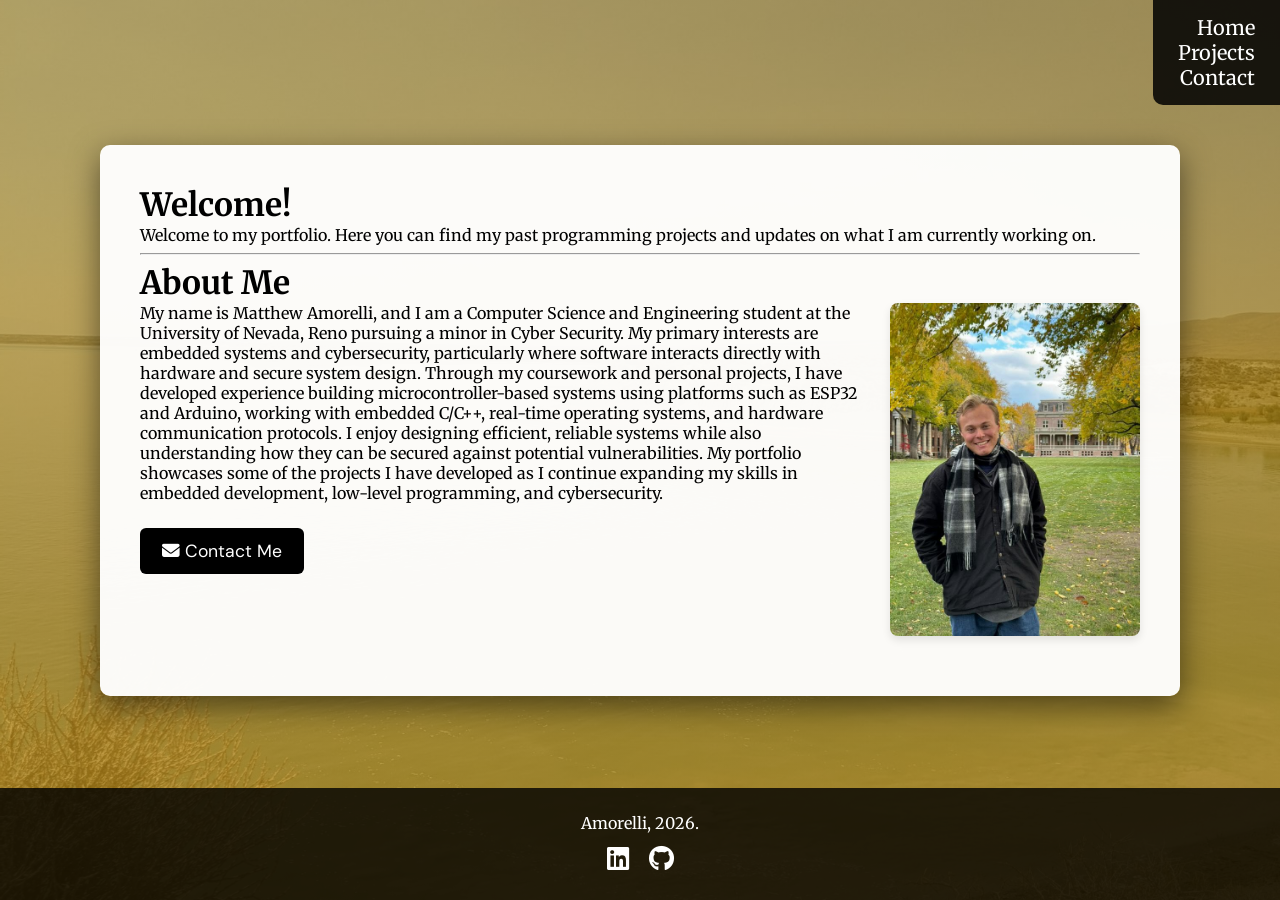
<file: index.html>
<!DOCTYPE HTML>
<html lang="en">
<head>
    <title>Matthew Amorelli | Portfolio</title>
    <meta charset="utf-8">
    <meta name="author" content="Matthew Amorelli">
    <meta name="description" content="Matthew Amorelli's Portfolio - Home and About">
    <meta name="viewport" content="width=device-width, initial-scale=1.0">
    <link rel="preconnect" href="https://fonts.googleapis.com">
    <link rel="preconnect" href="https://fonts.gstatic.com" crossorigin>
    <link href="https://fonts.googleapis.com/css2?family=Crete+Round&family=DM+Sans&family=Merriweather:wght@300&display=swap" rel="stylesheet">
    <link rel="stylesheet" href="css/styles.css">
    <link rel="stylesheet" href="https://cdnjs.cloudflare.com/ajax/libs/font-awesome/6.5.0/css/all.min.css">
</head>
<body>
    <header>
        <nav class="tablet-and-desktop">
            <ul>
                <li><a href="index.html">Home</a></li>
                <li><a href="projects.html">Projects</a></li>
                <li><a href="contact.html">Contact</a></li>
            </ul>
        </nav>
    </header>

    <main>
        <div class="content-container">
            <div class="welcome-section">
                <h1>Welcome!</h1>
                <p>Welcome to my portfolio. Here you can find my past programming projects and updates on what I am currently working on.</p>
            </div>

            <hr>

            <div class="about-section">
                <h1>About Me</h1>
                <figure class="pic-of-me">
                    <img src="images/matthew.jpg" alt="Placeholder image of Matthew Amorelli">
                </figure>

    <p>
My name is Matthew Amorelli, and I am a Computer Science and Engineering student at the University of Nevada, Reno pursuing a minor in Cyber Security. My primary interests are embedded systems and cybersecurity, particularly where software interacts directly with hardware and secure system design.

Through my coursework and personal projects, I have developed experience building microcontroller-based systems using platforms such as ESP32 and Arduino, working with embedded C/C++, real-time operating systems, and hardware communication protocols. I enjoy designing efficient, reliable systems while also understanding how they can be secured against potential vulnerabilities.

My portfolio showcases some of the projects I have developed as I continue expanding my skills in embedded development, low-level programming, and cybersecurity.
</p>
                
                <a href="contact.html" class="contact-button">
<i class="fa-solid fa-envelope"></i> Contact Me
</a>
             </div>
              
        </div>
    </main>

<footer>
    <div class="copyright">
        <p>Amorelli, 2026.</p>

        <div class="social-icons">
            <a href="https://www.linkedin.com/in/matthew-amorelli-6a46aa34a/" target="_blank">
                <i class="fa-brands fa-linkedin"></i>
            </a>

            <a href="https://github.com/Amorelli-Matthew" target="_blank">
                <i class="fa-brands fa-github"></i>
            </a>
        </div>

    </div>
</footer>
</body>
</html>
</file>
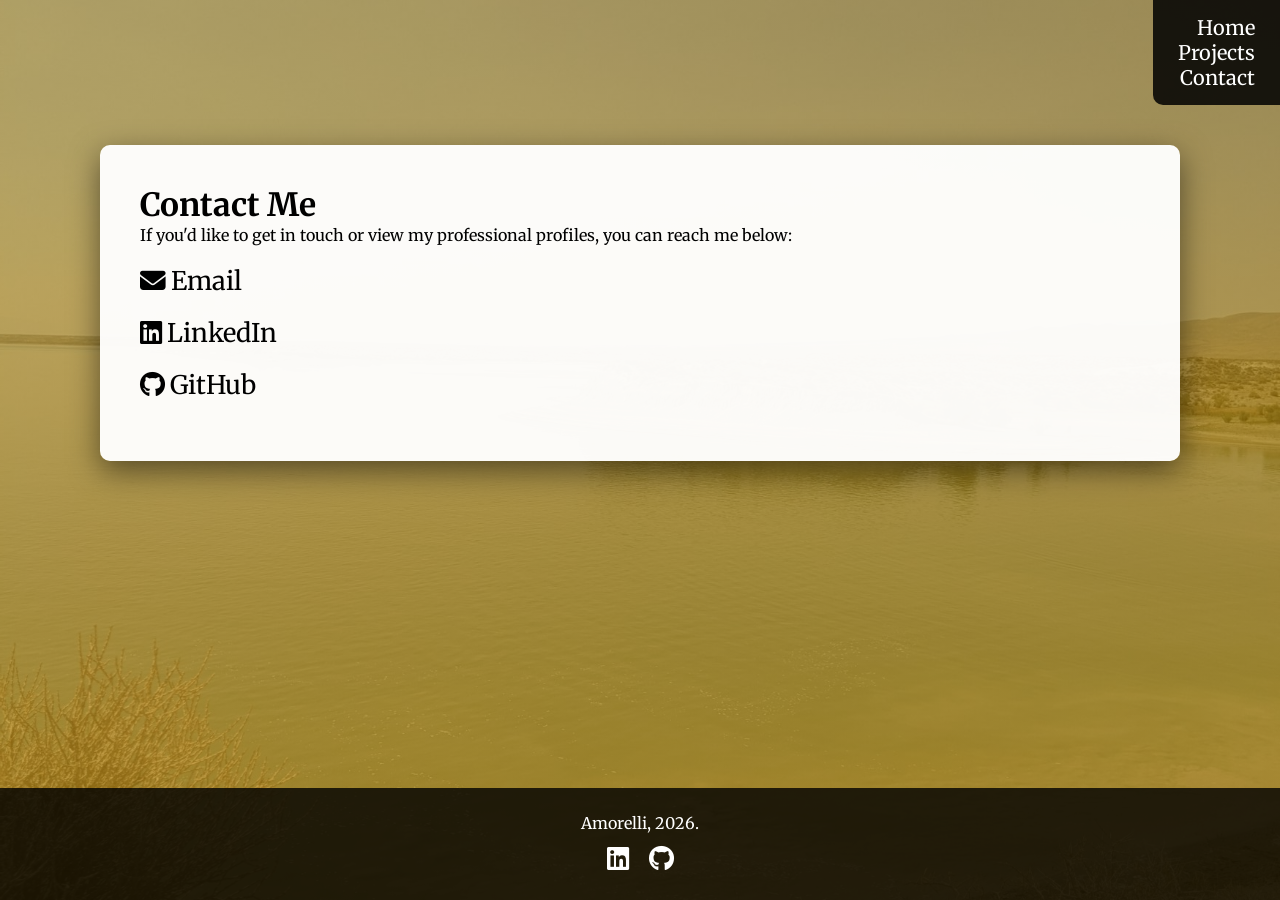
<file: contact.html>
<!DOCTYPE HTML>
<html lang="en">
<head>
    <title>Contact | Matthew Amorelli</title>
    <meta charset="utf-8">
    <meta name="viewport" content="width=device-width, initial-scale=1.0">

    <link rel="preconnect" href="https://fonts.googleapis.com">
    <link rel="preconnect" href="https://fonts.gstatic.com" crossorigin>

    <link href="https://fonts.googleapis.com/css2?family=Crete+Round&family=DM+Sans&family=Merriweather:wght@300&display=swap" rel="stylesheet">

    <link rel="stylesheet" href="css/styles.css">

    <!-- Font Awesome -->
    <link rel="stylesheet" href="https://cdnjs.cloudflare.com/ajax/libs/font-awesome/6.5.0/css/all.min.css">
</head>

<body>

<header>
    <nav class="tablet-and-desktop">
        <ul>
            <li><a href="index.html">Home</a></li>
            <li><a href="projects.html">Projects</a></li>
            <li><a href="contact.html">Contact</a></li>
        </ul>
    </nav>
</header>

<main>
    <div class="content-container contact">

        <h1>Contact Me</h1>
        <p>If you'd like to get in touch or view my professional profiles, you can reach me below:</p>
        

        <div class="contact-links">

                <p>
                <i class="fa-solid fa-envelope contact-icon"></i>
                <a href="mailto:amorelli.Matthew.d@gmail.com">Email</a>
                </p>

            <p>
                <i class="fa-brands fa-linkedin contact-icon"></i>
                <a href="https://www.linkedin.com/in/matthew-amorelli-6a46aa34a/" target="_blank">
                    LinkedIn
                </a>
            </p>

            <p>
                <i class="fa-brands fa-github contact-icon"></i>
                <a href="https://github.com/Amorelli-Matthew" target="_blank">
                    GitHub
                </a>
            </p>

        </div>

    </div>
</main>

<footer>
    <div class="copyright">
        <p>Amorelli, 2026.</p>

        <div class="social-icons">
            <a href="https://www.linkedin.com/in/matthew-amorelli-6a46aa34a/" target="_blank">
                <i class="fa-brands fa-linkedin"></i>
            </a>

            <a href="https://github.com/Amorelli-Matthew" target="_blank">
                <i class="fa-brands fa-github"></i>
            </a>
        </div>

    </div>
</footer>

</body>
</html>
</file>
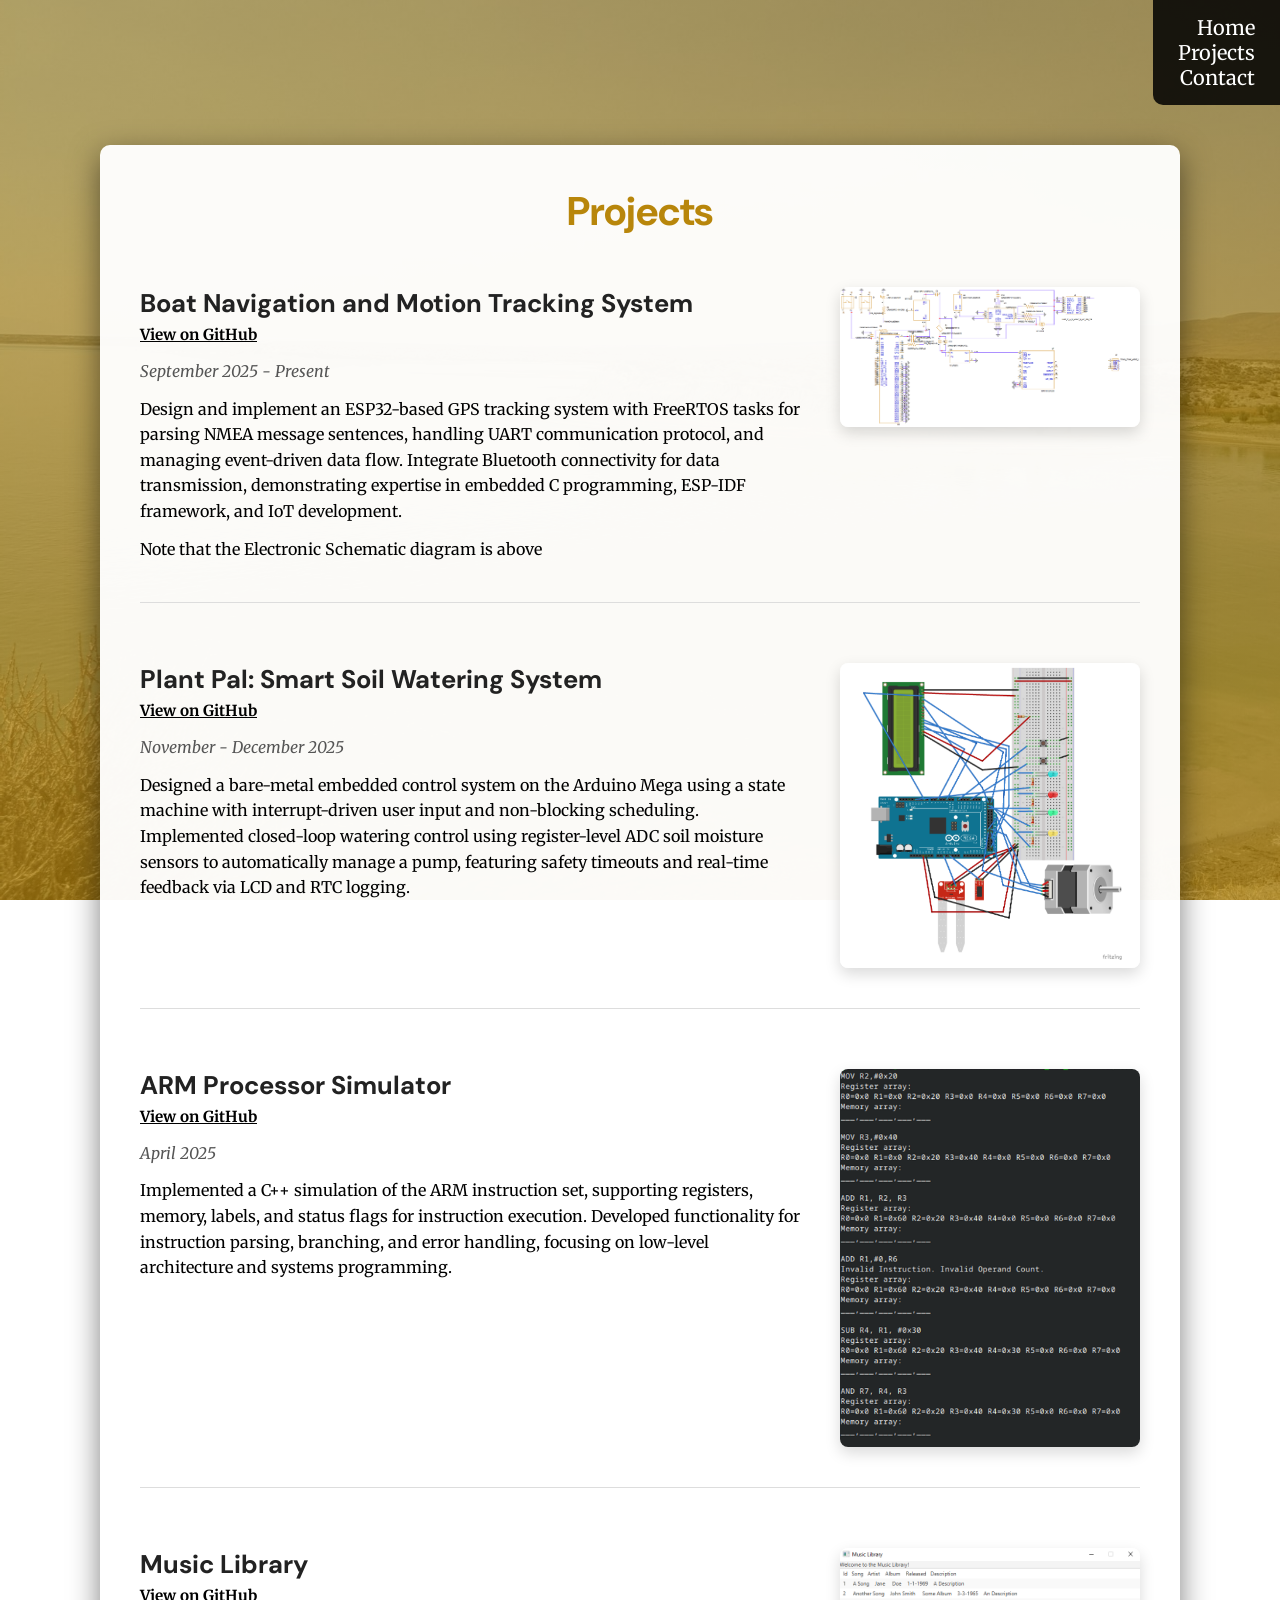
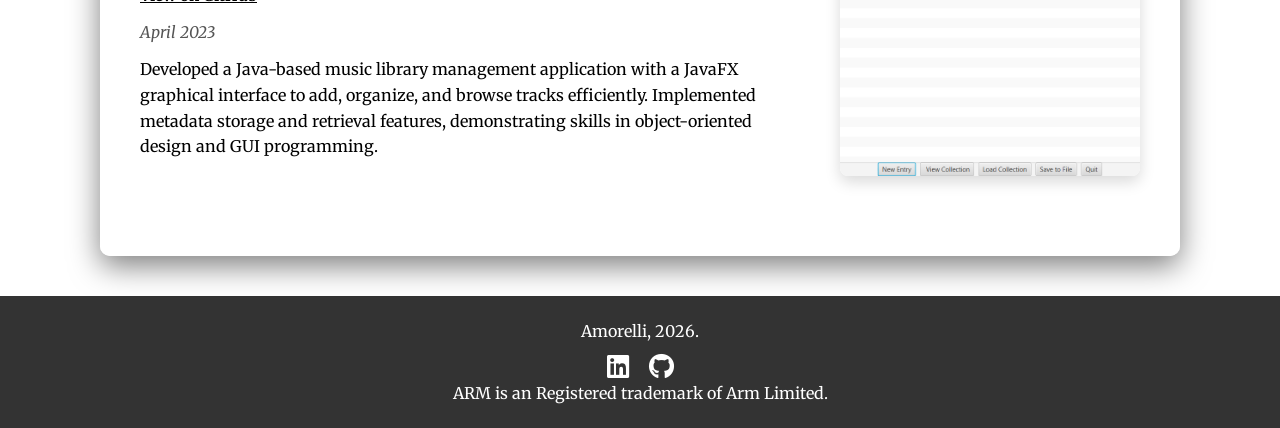
<file: projects.html>
<!DOCTYPE HTML>
<html lang="en">
<head>
    <title>Projects | Matthew Amorelli</title>
    <meta charset="utf-8">
    <meta name="viewport" content="width=device-width, initial-scale=1.0">
    <link rel="preconnect" href="https://fonts.googleapis.com">
    <link rel="preconnect" href="https://fonts.gstatic.com" crossorigin>
    <link href="https://fonts.googleapis.com/css2?family=Crete+Round&family=DM+Sans&family=Merriweather:wght@300&display=swap" rel="stylesheet">
    <link rel="stylesheet" href="css/styles.css">
    <link rel="stylesheet" href="https://cdnjs.cloudflare.com/ajax/libs/font-awesome/6.5.0/css/all.min.css">
</head>
<body>
    <header>
        <nav>
            <ul>
                <li><a href="index.html">Home</a></li>
                <li><a href="projects.html">Projects</a></li>
                <li><a href="contact.html">Contact</a></li>
            </ul>
        </nav>
    </header>

    <main>
        <div class="content-container">
            <h1 class="projects-title">Projects</h1>
            
            <article class="project-article">
                <div class="project-info">
                    <div class="project-header">
                        <h3>Boat Navigation and Motion Tracking System</h3>
                        <a href="https://github.com/Amorelli-Matthew/Boat-Navigation-and-Motion-Tracking-System" target="_blank">View on GitHub</a>
                    </div>
                    <div class="project-description">
                        <p><em>September 2025 - Present</em></p>
                        <p>Design and implement an ESP32-based GPS tracking system with FreeRTOS tasks for parsing NMEA message sentences, handling UART communication protocol, and managing event-driven data flow. Integrate Bluetooth connectivity for data transmission, demonstrating expertise in embedded C programming, ESP-IDF framework, and IoT development.</p>
                        <p>Note that the Electronic Schematic diagram is above</p>
                    </div>
                </div>
                <div class="project-image-placeholder">
                    <img src="images/Boat-Tracker-Schematic.png" alt="GPS Tracker hardware diagram">
                </div>
            </article>

            <article class="project-article">
                <div class="project-info">
                    <div class="project-header">
                        <h3>Plant Pal: Smart Soil Watering System</h3>
                        <a href="https://github.com/Amorelli-Matthew/PlantPal" target="_blank">View on GitHub</a>
                    </div>
                    <div class="project-description">
                        <p><em>November - December 2025</em></p>
                        <p>Designed a bare-metal embedded control system on the Arduino Mega using a state machine with interrupt-driven user input and non-blocking scheduling. Implemented closed-loop watering control using register-level ADC soil moisture sensors to automatically manage a pump, featuring safety timeouts and real-time feedback via LCD and RTC logging.</p>
                    </div>
                </div>
                <div class="project-image-placeholder">
                    <img src="images/plantPal.png" alt="Plant Pal system architecture">
                </div>
            </article>

            <article class="project-article">
                <div class="project-info">
                    <div class="project-header">
                        <h3>ARM Processor Simulator</h3>
                        <a href="https://github.com/Amorelli-Matthew/ARM-Processor-Simulator" target="_blank">View on GitHub</a>
                    </div>
                    <div class="project-description">
                        <p><em>April 2025</em></p>
                        <p>Implemented a C++ simulation of the ARM instruction set, supporting registers, memory, labels, and status flags for instruction execution. Developed functionality for instruction parsing, branching, and error handling, focusing on low-level architecture and systems programming.</p>
                    </div>
                </div>
                <div class="project-image-placeholder">
                    <img src="images/arm-simulator.png" alt="ARM processor logic diagram">
                </div>
            </article>

            <article class="project-article">
                <div class="project-info">
                    <div class="project-header">
                        <h3>Music Library</h3>
                        <a href="https://github.com/Amorelli-Matthew/MusicLibrary" target="_blank">View on GitHub</a>
                    </div>
                    <div class="project-description">
                        <p><em>April 2023</em></p>
                        <p>Developed a Java-based music library management application with a JavaFX graphical interface to add, organize, and browse tracks efficiently. Implemented metadata storage and retrieval features, demonstrating skills in object-oriented design and GUI programming.</p>
                    </div>
                </div>
                <div class="project-image-placeholder">
                    <img src="images/musicLibrary.png" alt="JavaFX UI Screenshot">
                </div>
            </article>

        </div>
    </main>

    <footer>
        <div class="copyright">
            <p>Amorelli, 2026.</p>
            <div class="social-icons">
                <a href="https://www.linkedin.com/in/matthew-amorelli-6a46aa34a/" target="_blank">
                    <i class="fa-brands fa-linkedin"></i>
                </a>
                <a href="https://github.com/Amorelli-Matthew" target="_blank">
                    <i class="fa-brands fa-github"></i>
                </a>
            </div>
            <p>ARM is an Registered trademark of Arm Limited.</p>
        </div>
    </footer>
</body>
</html>
</file>
<file: css/styles.css>
/* Modern CSS Reset */
body, nav, main, footer, img, ul, figure, figcaption, h1, h2, h3, p {
    margin: 0;
    padding: 0;
    border: 0;
    box-sizing: border-box;
}

/* Base Layout */
html {
    height: 100%;
}

body {
    display: flex;
    flex-direction: column;
    min-height: 100vh; 
    min-height: 100dvh; /* From Old: handles mobile URL bars */
    margin: 0;
    overflow-x: hidden;
    background: linear-gradient(rgba(184, 134, 11, 0.6), rgba(184, 134, 11, 0.7)), 
                url('../images/lake-background.jpg');
    background-size: cover;
    background-attachment: fixed;
    background-position: center;
    font-family: 'Merriweather', serif;
}

main {
    flex: 1;
}

img { max-width: 100%; display: block; }

/* Header & Navigation */
header {
    display: flex;
    justify-content: flex-end;
    width: fit-content;
    margin-left: auto;
    padding: 15px 20px;
    background-color: rgba(0, 0, 0, 0.85);
    border-bottom-left-radius: 10px;
}

nav ul {
    list-style-type: none;
    display: flex;
    flex-direction: column;
    align-items: flex-end; 
}

nav li a {
    font-size: 1.25em;
    color: #fff;
    text-decoration: none;
    padding: 0.25em;
    transition: 0.3s;
    border-radius: 5px;
}

nav li a:hover {
    color: #000;
    background-color: #fff;
}

/* Main Content Container */
.content-container {
    background: rgba(255, 255, 255, 0.96);
    width: 85%;
    max-width: 1000px;
    margin: 40px auto;
    padding: 40px;
    border-radius: 10px;
    box-shadow: 0 10px 30px rgba(0,0,0,0.5);
}

.projects-title { 
    text-align: center; 
    margin-bottom: 50px; 
    color: #b8860b; 
    font-size: 2.5em; 
    font-family: 'DM Sans', sans-serif;
}

/* --- About Me Section (From Old Styles) --- */
.pic-of-me { width: 250px; float: right; margin: 0 0 20px 20px; text-align: center; }
.pic-of-me img { border-radius: 8px; box-shadow: 0 4px 8px rgba(0,0,0,0.1); }
.about-section::after { content: ""; display: table; clear: both; }

/* --- Project Article Grid (Preserved from New Styles) --- */
.project-article {
    display: grid;
    grid-template-columns: 1fr 300px; 
    column-gap: 40px;
    align-items: start; 
    margin-bottom: 60px;
    padding-bottom: 40px;
    border-bottom: 1px solid #ddd;
}

.project-article:last-of-type {
    border-bottom: none;
    margin-bottom: 0;
}

.project-info {
    display: flex;
    flex-direction: column;
    gap: 15px;
}

.project-header {
    display: flex;
    flex-direction: column;
    gap: 5px;
}

.project-header h3 { 
    font-family: 'DM Sans', sans-serif; 
    font-size: 1.6em;
    color: #222;
}

.project-header a {
    color: #000;
    text-decoration: underline; 
    font-weight: bold;
    font-size: 0.95em;
    transition: color 0.3s ease;
}

.project-header a:hover { color: #b8860b; }

.project-description p { line-height: 1.6; margin-bottom: 12px; }
.project-description p:last-child { margin-bottom: 0; }
.project-description em {
    display: block;
    margin-bottom: 10px;
    color: #555;
    font-weight: normal;
}

.project-image-placeholder { display: flex; justify-content: center; }
.project-image-placeholder img {
    width: 100%;
    height: auto;
    border-radius: 8px;
    box-shadow: 0 6px 15px rgba(0,0,0,0.15);
}

/* --- Contact Styles (From Old Styles) --- */
.contact-links { margin-top: 20px; color: #000000; }
.contact-links p { display: flex; align-items: center; font-size: 1.6em; margin-bottom: 20px; }
.contact-links a { color: #000000; padding-left: 5px; text-decoration: none; }
.contact-links a:hover { text-decoration: underline; }

.contact-button {
    display: inline-block; margin-top: 25px; padding: 12px 22px; background-color: #000000;
    color: #fff; font-family: 'DM Sans', sans-serif; font-size: 1.1em; text-decoration: none;
    border-radius: 6px; transition: 0.25s;
}
.contact-button:hover { background-color: #333; color: #fff; }

/* Footer & Socials */
footer {
    text-align: center;
    padding: 25px;
    color: #fff;
    background-color: rgba(0,0,0,0.8);
    width: 100%;
    margin-top: auto;
}

.social-icons { display: flex; justify-content: center; margin-top: 10px; gap: 20px; }
.social-icons a { color: #fff; font-size: 1.6em; transition: 0.3s; }
.social-icons a:hover { color: #b8860b; }

/* Responsive Media Queries */

/* Tablet & Mobile (Under 850px) */
@media screen and (max-width: 850px) {
    body { 
        background-attachment: scroll; /* Better performance on mobile browsers */
    }

    header {
        width: 100%;
        justify-content: center;
        border-bottom-left-radius: 0;
    }

    nav ul { 
        flex-direction: row; 
        justify-content: center; 
        gap: 15px; 
        align-items: center;
    }

    .content-container { 
        width: 92%; 
        padding: 25px; 
        margin: 20px auto; /* Reduced margin for mobile spacing */
    }
    
    /* About Me Centering (from Old Styles) */
    .about-section {
        text-align: center;
    }

    .pic-of-me { 
        display: block;
        float: none; 
        width: 200px; 
        margin: 0 auto 20px auto; 
    }

    /* Contact Section Centering */
    .contact-links p {
        justify-content: center; /* Centers the icons and text */
        font-size: 1.4em;
    }

    /* Project Grid Adjustment */
    .project-article {
        grid-template-columns: 1fr;
        gap: 25px;
        padding-bottom: 30px;
        margin-bottom: 40px;
    }

    .project-image-placeholder {
        order: -1; /* Image above text on mobile */
    }

    .project-image-placeholder img {
        max-width: 280px;
        margin: 0 auto;
    }
}

/* Specific Small Mobile Fixes (Under 480px) */
@media screen and (max-width: 480px) {
    .projects-title {
        font-size: 2em;
    }
    
    .contact-links p {
        font-size: 1.2em;
    }
}

/* Mobile (Under 767px) */
@media screen and (max-width: 767px) {

    .content-container { 
        width: 95%;        
        padding: 20px 15px;
        margin: 15px 0px;  
        box-shadow: 0 5px 15px rgba(0,0,0,0.3);
    }

    /* Prevents the header text from clipping */
    h1 {
        font-size: 1.8em; 
        word-wrap: break-word;
    }

    /* Ensures the Welcome text stays inside the box */
    .welcome-section p {
        font-size: 1em;
        line-height: 1.4;
    }
}
</file>
